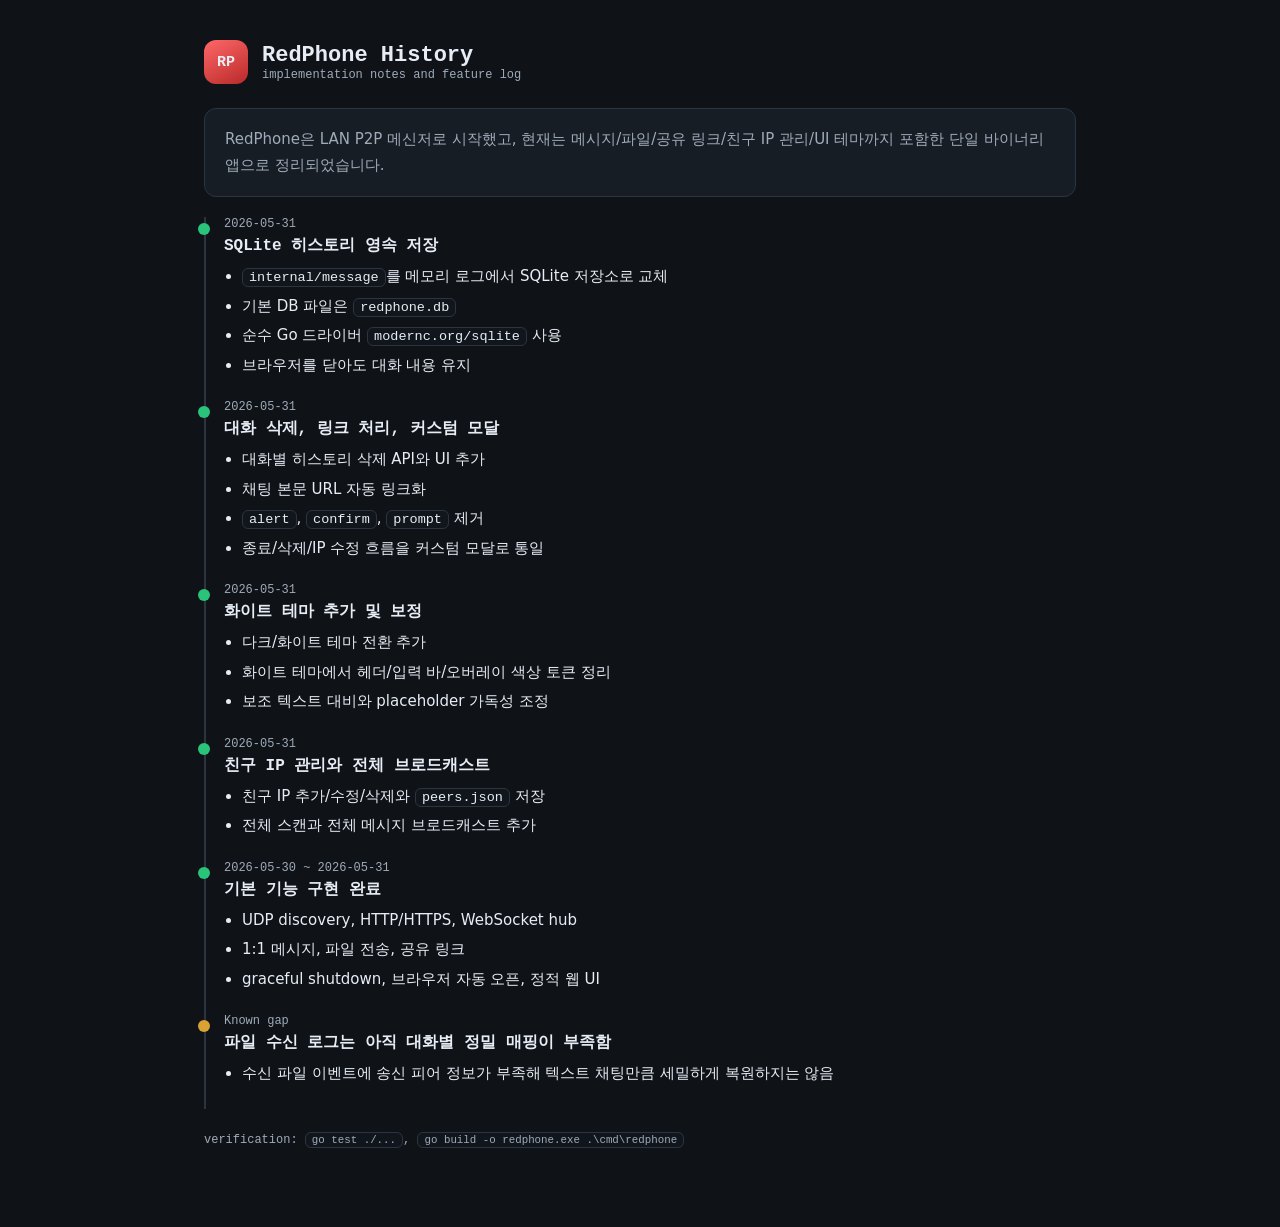
<file: history.html>
<!DOCTYPE html>
<html lang="ko">
<head>
<meta charset="UTF-8" />
<meta name="viewport" content="width=device-width, initial-scale=1.0" />
<title>RedPhone History</title>
<style>
:root{
  --bg:#0f1318;
  --panel:#171d25;
  --line:#2b3440;
  --txt:#e7edf5;
  --txt-dim:#9fabb9;
  --red:#ef5252;
  --green:#29c37a;
  --amber:#d9a233;
  --mono:ui-monospace,"JetBrains Mono",Consolas,monospace;
  --sans:-apple-system,"Pretendard",system-ui,sans-serif;
}
*{box-sizing:border-box}
body{margin:0;background:var(--bg);color:var(--txt);font:15px/1.7 var(--sans)}
.wrap{max-width:920px;margin:0 auto;padding:40px 24px 80px}
.head{display:flex;align-items:center;gap:14px;margin-bottom:24px}
.logo{width:44px;height:44px;border-radius:12px;display:grid;place-items:center;background:linear-gradient(150deg,#ff6767,#b92a2a);font:800 15px var(--mono)}
h1{margin:0;font:800 22px var(--mono)}
.sub{color:var(--txt-dim);font:12px var(--mono)}
.card{background:var(--panel);border:1px solid var(--line);border-radius:12px;padding:18px 20px;margin-top:16px}
.summary{margin:0;color:var(--txt-dim)}
.timeline{margin-top:20px;border-left:2px solid var(--line);padding-left:18px}
.item{position:relative;padding:0 0 18px 0}
.item::before{content:"";position:absolute;left:-26px;top:6px;width:12px;height:12px;border-radius:50%;background:var(--green)}
.item.warn::before{background:var(--amber)}
.date{color:var(--txt-dim);font:12px var(--mono)}
.title{margin:4px 0 8px;font:700 16px var(--mono)}
ul{margin:0;padding-left:18px}
li{margin:4px 0}
code{font:0.9em var(--mono);background:#11161c;border:1px solid var(--line);border-radius:6px;padding:1px 6px}
.foot{margin-top:24px;color:var(--txt-dim);font:12px var(--mono)}
</style>
</head>
<body>
<div class="wrap">
  <div class="head">
    <div class="logo">RP</div>
    <div>
      <h1>RedPhone History</h1>
      <div class="sub">implementation notes and feature log</div>
    </div>
  </div>

  <div class="card">
    <p class="summary">
      RedPhone은 LAN P2P 메신저로 시작했고, 현재는 메시지/파일/공유 링크/친구 IP 관리/UI 테마까지 포함한 단일 바이너리 앱으로 정리되었습니다.
    </p>
  </div>

  <div class="timeline">
    <div class="item">
      <div class="date">2026-05-31</div>
      <div class="title">SQLite 히스토리 영속 저장</div>
      <ul>
        <li><code>internal/message</code>를 메모리 로그에서 SQLite 저장소로 교체</li>
        <li>기본 DB 파일은 <code>redphone.db</code></li>
        <li>순수 Go 드라이버 <code>modernc.org/sqlite</code> 사용</li>
        <li>브라우저를 닫아도 대화 내용 유지</li>
      </ul>
    </div>

    <div class="item">
      <div class="date">2026-05-31</div>
      <div class="title">대화 삭제, 링크 처리, 커스텀 모달</div>
      <ul>
        <li>대화별 히스토리 삭제 API와 UI 추가</li>
        <li>채팅 본문 URL 자동 링크화</li>
        <li><code>alert</code>, <code>confirm</code>, <code>prompt</code> 제거</li>
        <li>종료/삭제/IP 수정 흐름을 커스텀 모달로 통일</li>
      </ul>
    </div>

    <div class="item">
      <div class="date">2026-05-31</div>
      <div class="title">화이트 테마 추가 및 보정</div>
      <ul>
        <li>다크/화이트 테마 전환 추가</li>
        <li>화이트 테마에서 헤더/입력 바/오버레이 색상 토큰 정리</li>
        <li>보조 텍스트 대비와 placeholder 가독성 조정</li>
      </ul>
    </div>

    <div class="item">
      <div class="date">2026-05-31</div>
      <div class="title">친구 IP 관리와 전체 브로드캐스트</div>
      <ul>
        <li>친구 IP 추가/수정/삭제와 <code>peers.json</code> 저장</li>
        <li>전체 스캔과 전체 메시지 브로드캐스트 추가</li>
      </ul>
    </div>

    <div class="item">
      <div class="date">2026-05-30 ~ 2026-05-31</div>
      <div class="title">기본 기능 구현 완료</div>
      <ul>
        <li>UDP discovery, HTTP/HTTPS, WebSocket hub</li>
        <li>1:1 메시지, 파일 전송, 공유 링크</li>
        <li>graceful shutdown, 브라우저 자동 오픈, 정적 웹 UI</li>
      </ul>
    </div>

    <div class="item warn">
      <div class="date">Known gap</div>
      <div class="title">파일 수신 로그는 아직 대화별 정밀 매핑이 부족함</div>
      <ul>
        <li>수신 파일 이벤트에 송신 피어 정보가 부족해 텍스트 채팅만큼 세밀하게 복원하지는 않음</li>
      </ul>
    </div>
  </div>

  <div class="foot">
    verification: <code>go test ./...</code>, <code>go build -o redphone.exe .\cmd\redphone</code>
  </div>
</div>
</body>
</html>
</file>
